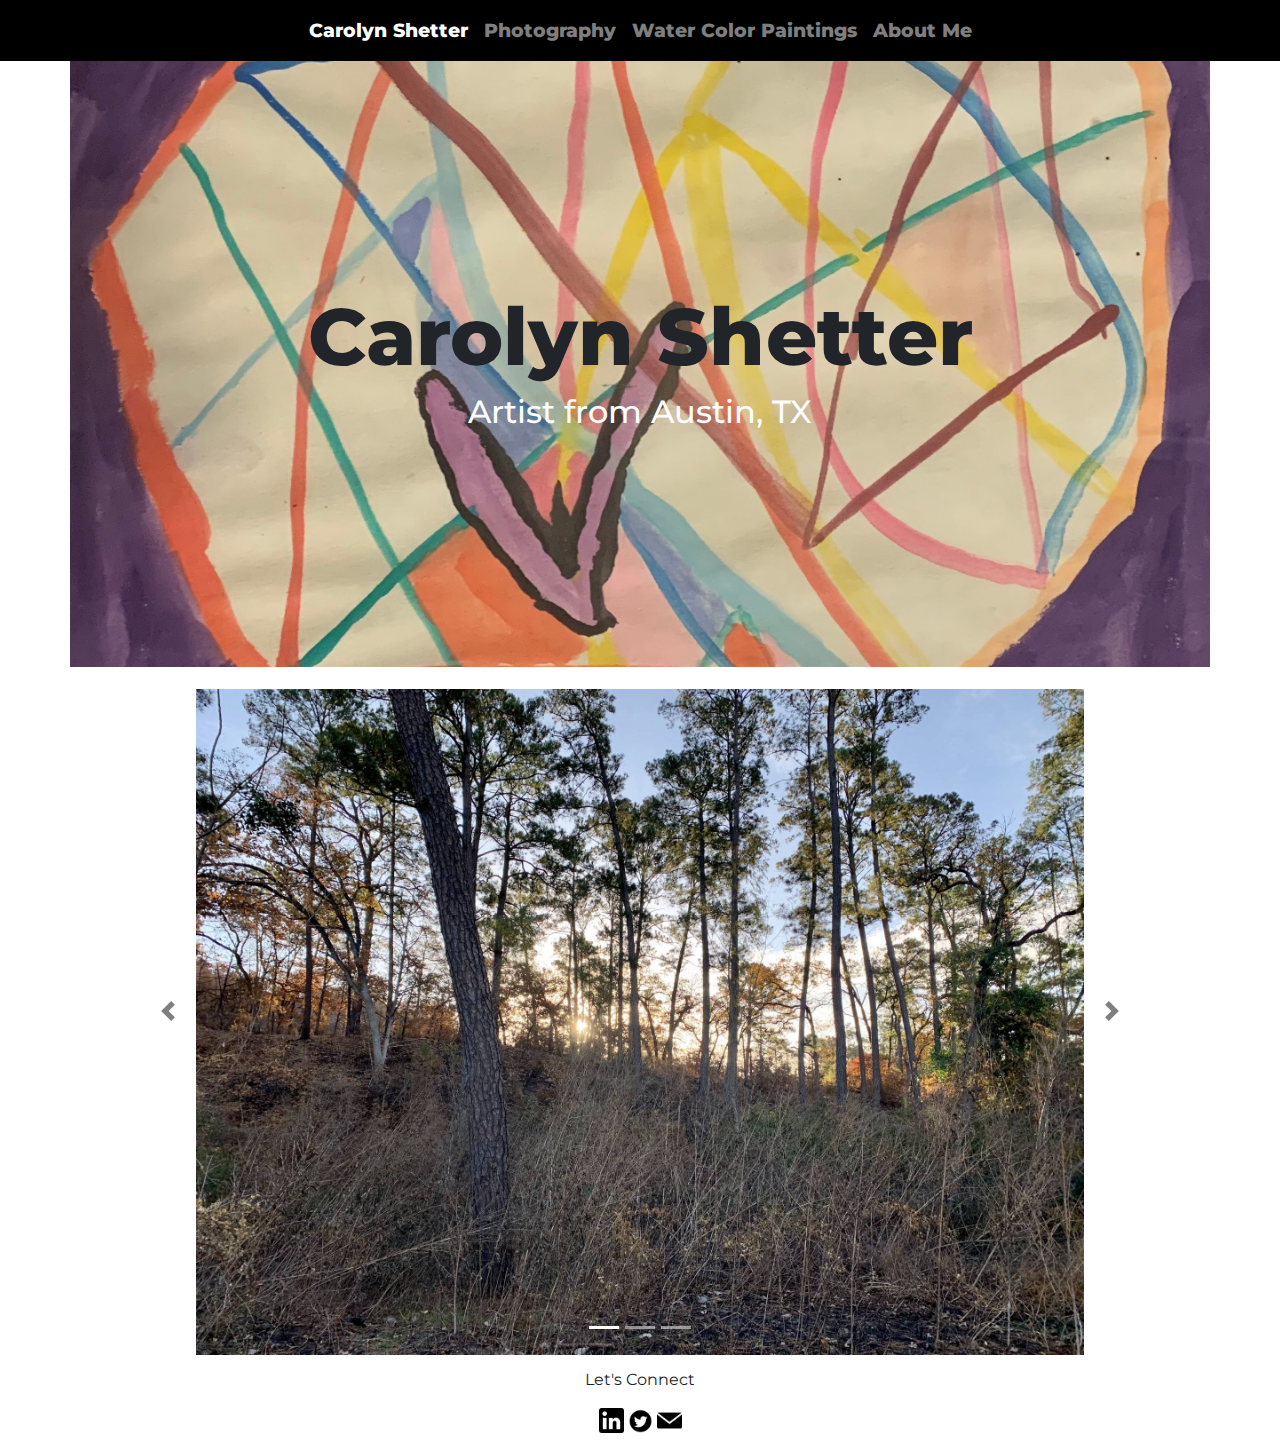
<file: index.html>
<!doctype html>
<html lang="en">
  <head>
    <!-- Required meta tags -->
    <meta charset="utf-8">
    <meta name="viewport" content="width=device-width, initial-scale=1, shrink-to-fit=no">
    <link rel="stylesheet" href="css/style.css">
    <link href="https://fonts.googleapis.com/css2?family=Montserrat:wght@400,800display=swap" rel="stylesheet">
    <link rel="shortcut icon" href="img/icons/favicon.ico" type="image/x-icon">
    <link rel="icon" href="img/icons/favicon.ico" type="image/x-icon">
    <!-- Bootstrap CSS -->
    <link rel="stylesheet" href="https://stackpath.bootstrapcdn.com/bootstrap/4.4.1/css/bootstrap.min.css" integrity="sha384-Vkoo8x4CGsO3+Hhxv8T/Q5PaXtkKtu6ug5TOeNV6gBiFeWPGFN9MuhOf23Q9Ifjh" crossorigin="anonymous">

    <title>Carolyn Shetter - Home</title>
  </head>
  
  <body>
    <header>
  	  <nav class="navbar navbar-expand-lg navbar-dark navlayout">
        <div class="container">
  			  <button class="navbar-toggler" type="button" data-toggle="collapse" data-target="#navbarSupportedContent">
    			  <span class="navbar-toggler-icon"></span>
  			  </button>
  	      <div class="collapse navbar-collapse justify-content-center" id="navbarSupportedContent">
  	        <div class="navbar-nav">
              <a class="nav-item nav-link active" href="index.html">Carolyn Shetter</a>
  	          <a class="nav-item nav-link" href="photography.html">Photography</a>
  	          <a class="nav-item nav-link" href="watercolors.html">Water Color Paintings</a>
  	          <a class="nav-item nav-link" href="about_me.html">About Me</a>
  	        </div>
          </div>
        </div>
      </nav>
    </header>
    
    <main>
      <div class="container">
        <div class="row">
          <div class="col-sm-12 col-lg-12 hero">
            <h1 class="h1hero">Carolyn Shetter</h1>
            <h2 class="h2">Artist from Austin, TX</h2>
          </div>
        </div>
      </div>

      <div class="container">
      <div id="carouselExampleControls" class="carousel slide sectionpadding" data-ride="carousel">
        <ol class="carousel-indicators">
          <li data-target="#carouselExampleIndicators" data-slide-to="0" class="active"></li>
          <li data-target="#carouselExampleIndicators" data-slide-to="1"></li>
          <li data-target="#carouselExampleIndicators" data-slide-to="2"></li>
        </ol>
        <div class="carousel-inner">
          <div class="carousel-item active">
            <img src="img/photography/bastrop.jpg" class="imgwidth" alt="Sunrise in Bastrop State Park">
          </div>
          <div class="carousel-item">
            <img src="img/photography/south1st.jpg" class="imgwidth" alt="Sunrise on south 1st street">
          </div>
          <div class="carousel-item">
            <img src="img/photography/mtbonnell.jpg" class="imgwidth" alt="Sunset at Mount Bonnell">
          </div>
        </div>
        <a class="carousel-control-prev" href="#carouselExampleControls" role="button" data-slide="prev">
          <span class="carousel-control-prev-icon"></span>
          <span class="sr-only">Previous</span>
        </a>
        <a class="carousel-control-next" href="#carouselExampleControls" role="button" data-slide="next">
          <span class="carousel-control-next-icon"></span>
          <span class="sr-only">Next</span>
        </a>
      </div>
      </div>
    </main>

    <footer>
      <p>Let's Connect</p>
      <a href="https://www.linkedin.com/in/carolynrshetter/" target="_blank">
        <img src="img/icons/linkedin.png" height="25" width="25" alt="Linkedin icon">
      </a>
      <a href="https://twitter.com/carolynshetter" target="_blank">
        <img src="img/icons/twitter.webp" height="25" width="25" alt="Twitter icon">
      </a>
      <a href="mailto:shetchem4@gmail.com" target="_blank">
      <img src="img/icons/email.png" height="25" width="25" alt="Email icon">
      </a>
    </footer>

    <!-- Optional JavaScript -->
    <!-- jQuery first, then Popper.js, then Bootstrap JS -->
    <script src="https://code.jquery.com/jquery-3.4.1.slim.min.js" integrity="sha384-J6qa4849blE2+poT4WnyKhv5vZF5SrPo0iEjwBvKU7imGFAV0wwj1yYfoRSJoZ+n" crossorigin="anonymous"></script>
    <script src="https://cdn.jsdelivr.net/npm/popper.js@1.16.0/dist/umd/popper.min.js" integrity="sha384-Q6E9RHvbIyZFJoft+2mJbHaEWldlvI9IOYy5n3zV9zzTtmI3UksdQRVvoxMfooAo" crossorigin="anonymous"></script>
    <script src="https://stackpath.bootstrapcdn.com/bootstrap/4.4.1/js/bootstrap.min.js" integrity="sha384-wfSDF2E50Y2D1uUdj0O3uMBJnjuUD4Ih7YwaYd1iqfktj0Uod8GCExl3Og8ifwB6" crossorigin="anonymous"></script>
  </body>
</html>
</file>
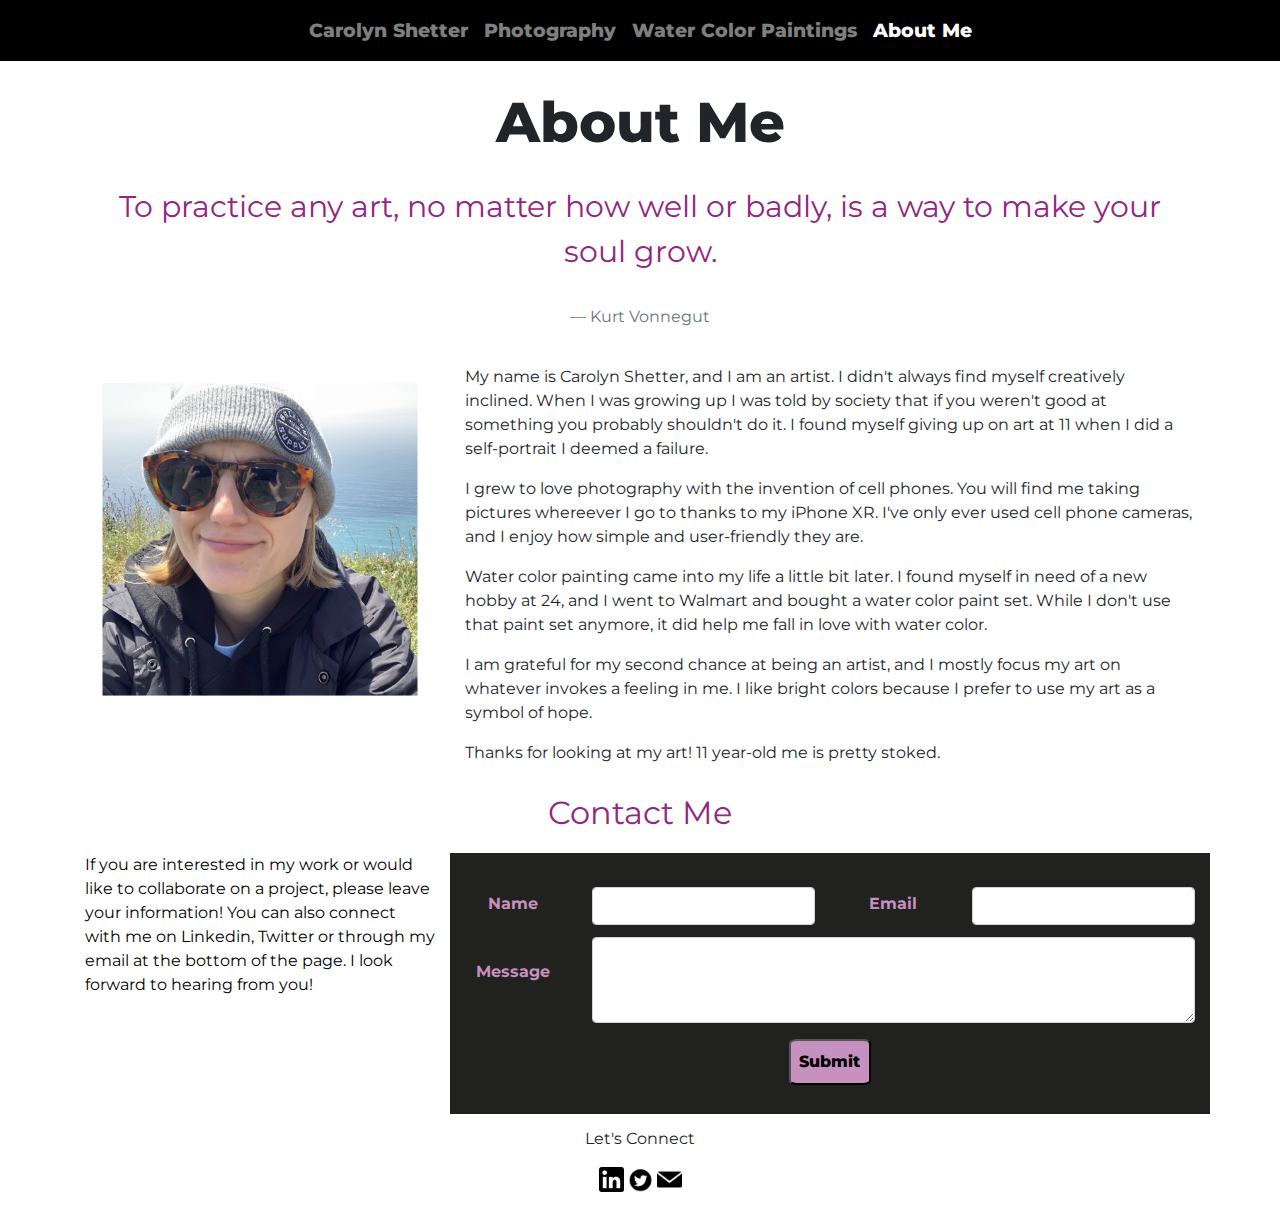
<file: about_me.html>
<!doctype html>
<html lang="en">
  <head>
    <!-- Required meta tags -->
    <meta charset="utf-8">
    <meta name="viewport" content="width=device-width, initial-scale=1, shrink-to-fit=no">
    <link rel="stylesheet" href="css/style.css">
    <link href="https://fonts.googleapis.com/css2?family=Montserrat:wght@400,800&display=swap" rel="stylesheet">
    <link rel="shortcut icon" href="img/icons/favicon.ico" type="image/x-icon">
    <link rel="icon" href="img/icons/favicon.ico" type="image/x-icon">
    <!-- Bootstrap CSS -->
    <link rel="stylesheet" href="https://stackpath.bootstrapcdn.com/bootstrap/4.4.1/css/bootstrap.min.css" integrity="sha384-Vkoo8x4CGsO3+Hhxv8T/Q5PaXtkKtu6ug5TOeNV6gBiFeWPGFN9MuhOf23Q9Ifjh" crossorigin="anonymous">

    <title>Carolyn Shetter - About Me</title>
  </head>
  <body>
    <header>
      <nav class="navbar navbar-expand-lg navbar-dark justify-content-center navlayout">
        <div class="container">
          <button class="navbar-toggler" type="button" data-toggle="collapse" data-target="#navbarSupportedContent">
            <span class="navbar-toggler-icon"></span>
          </button>
          <div class="collapse navbar-collapse justify-content-center" id="navbarSupportedContent">
            <div class="navbar-nav">
              <a class="nav-item nav-link" href="index.html">Carolyn Shetter</a>
              <a class="nav-item nav-link" href="photography.html">Photography</a>
              <a class="nav-item nav-link" href="watercolors.html">Water Color Paintings</a>
              <a class="nav-item nav-link active" href="about_me.html">About Me</a>
            </div>
          </div>
        </div>
      </nav>
    </header>

    <main>
      <section>
        <div class="container">
          <h1 class="h1page">About Me</h1>
          <blockquote class="blockquote">
            <p class="mb-0 quote">To practice any art, no matter how well or badly, is a way to make your soul grow.</p>
            <footer class="blockquote-footer quote">Kurt Vonnegut</footer>
          </blockquote>
        </div>
        <div class="container">
          <div class="row">
            <div class="col-sm-12 col-xl-4">
              <img class="img-fluid img" src="img/photography/cellpic-min.jpg" alt="Selfie of Carolyn on Route 1 in California">
            </div>
            <div class="col-sm-12 col-xl-8 aboutpg">
              <p>My name is Carolyn Shetter, and I am an artist.  I didn't always find myself creatively inclined.  When I was growing up I was told by society that if you weren't good at something you probably shouldn't do it.  I found myself giving up on art at 11 when I did a self-portrait I deemed a failure.</p>
              <p> I grew to love photography with the invention of cell phones.  You will find me taking pictures whereever I go to thanks to my iPhone XR. I've only ever used cell phone cameras, and I enjoy how simple and user-friendly they are.</p>
              <p>Water color painting came into my life a little bit later.  I found myself in need of a new hobby at 24, and I went to Walmart and bought a water color paint set.  While I don't use that paint set anymore, it did help me fall in love with water color.</p>
              <p>I am grateful for my second chance at being an artist, and I mostly focus my art on whatever invokes a feeling in me. I like bright colors because I prefer to use my art as a symbol of hope.</p>
              <p>Thanks for looking at my art! 11 year-old me is pretty stoked.</p>
            </div>
          </div>
        </div>
      </section>
      
      <section>
        <h2 class="h2about">Contact Me</h2>
        <div class="container">
          <div class="row">
            <div class="col-sm-12 col-md-4">
              <p class="pabout">If you are interested in my work or would like to collaborate on a project, please leave your information!
                You can also connect with me on Linkedin, Twitter or through my email at the bottom of the page. I look forward to hearing from you!</p>
            </div>
          <div class="col formlayout">
            <form action="" method="">
              <div class="form-group">
                <div class="row">
                  <div class="col-sm-1 col-md-2 my-auto text-center">
                    <label for="inputName"><strong>Name</strong></label>
                  </div>
                  <div class="col-sm-8 col-md-4">
                    <input type="text" class="form-control" id="inputName">
                  </div>
                  <div class="col-sm-1 col-md-2 my-auto text-center">
                    <label for="inputEmail"><strong>Email</strong></label>
                  </div>
                  <div class="col-sm-8 col-md-4">
                    <input type="email" class="form-control" id="inputEmail">
                  </div>
                </div>
                <div class="row">
                  <div class="col-sm-1 col-md-2 my-auto text-center">
                    <label for="message"><strong>Message</strong></label>
                  </div>
                  <div class="col-sm-11 col-md-10">
                    <textarea class="form-control areamargin" id="message" rows="3"></textarea>
                  </div>
                </div>  
              </div>
              <div class="row justify-content-center bottommargin">
                <div class="col-sm-8 col-md-4 text-center">
                  <button type="submit" class="subbtn">Submit</button>
                </div>
              </div>
            </form>
          </div>
        </div>
      </div>
      </section>  
    </main>

    <footer>
      <p>Let's Connect</p>
      <a href="https://www.linkedin.com/in/carolynrshetter/" target="_blank">
        <img src="img/icons/linkedin.png" height="25" width="25" alt="Linkedin icon">
      </a>
      <a href="https://twitter.com/carolynshetter" target="_blank">
        <img src="img/icons/twitter.webp" height="25" width="25" alt="Twitter icon">
      </a>
      <a href="mailto:shetchem4@gmail.com" target="_blank">
        <img src="img/icons/email.png" height="25" width="25" alt="Email icon">
      </a>
    </footer>

    <!-- Optional JavaScript -->
    <!-- jQuery first, then Popper.js, then Bootstrap JS -->
    <script src="https://code.jquery.com/jquery-3.4.1.slim.min.js" integrity="sha384-J6qa4849blE2+poT4WnyKhv5vZF5SrPo0iEjwBvKU7imGFAV0wwj1yYfoRSJoZ+n" crossorigin="anonymous"></script>
    <script src="https://cdn.jsdelivr.net/npm/popper.js@1.16.0/dist/umd/popper.min.js" integrity="sha384-Q6E9RHvbIyZFJoft+2mJbHaEWldlvI9IOYy5n3zV9zzTtmI3UksdQRVvoxMfooAo" crossorigin="anonymous"></script>
    <script src="https://stackpath.bootstrapcdn.com/bootstrap/4.4.1/js/bootstrap.min.js" integrity="sha384-wfSDF2E50Y2D1uUdj0O3uMBJnjuUD4Ih7YwaYd1iqfktj0Uod8GCExl3Og8ifwB6" crossorigin="anonymous"></script>
  </body>
</html>
</file>
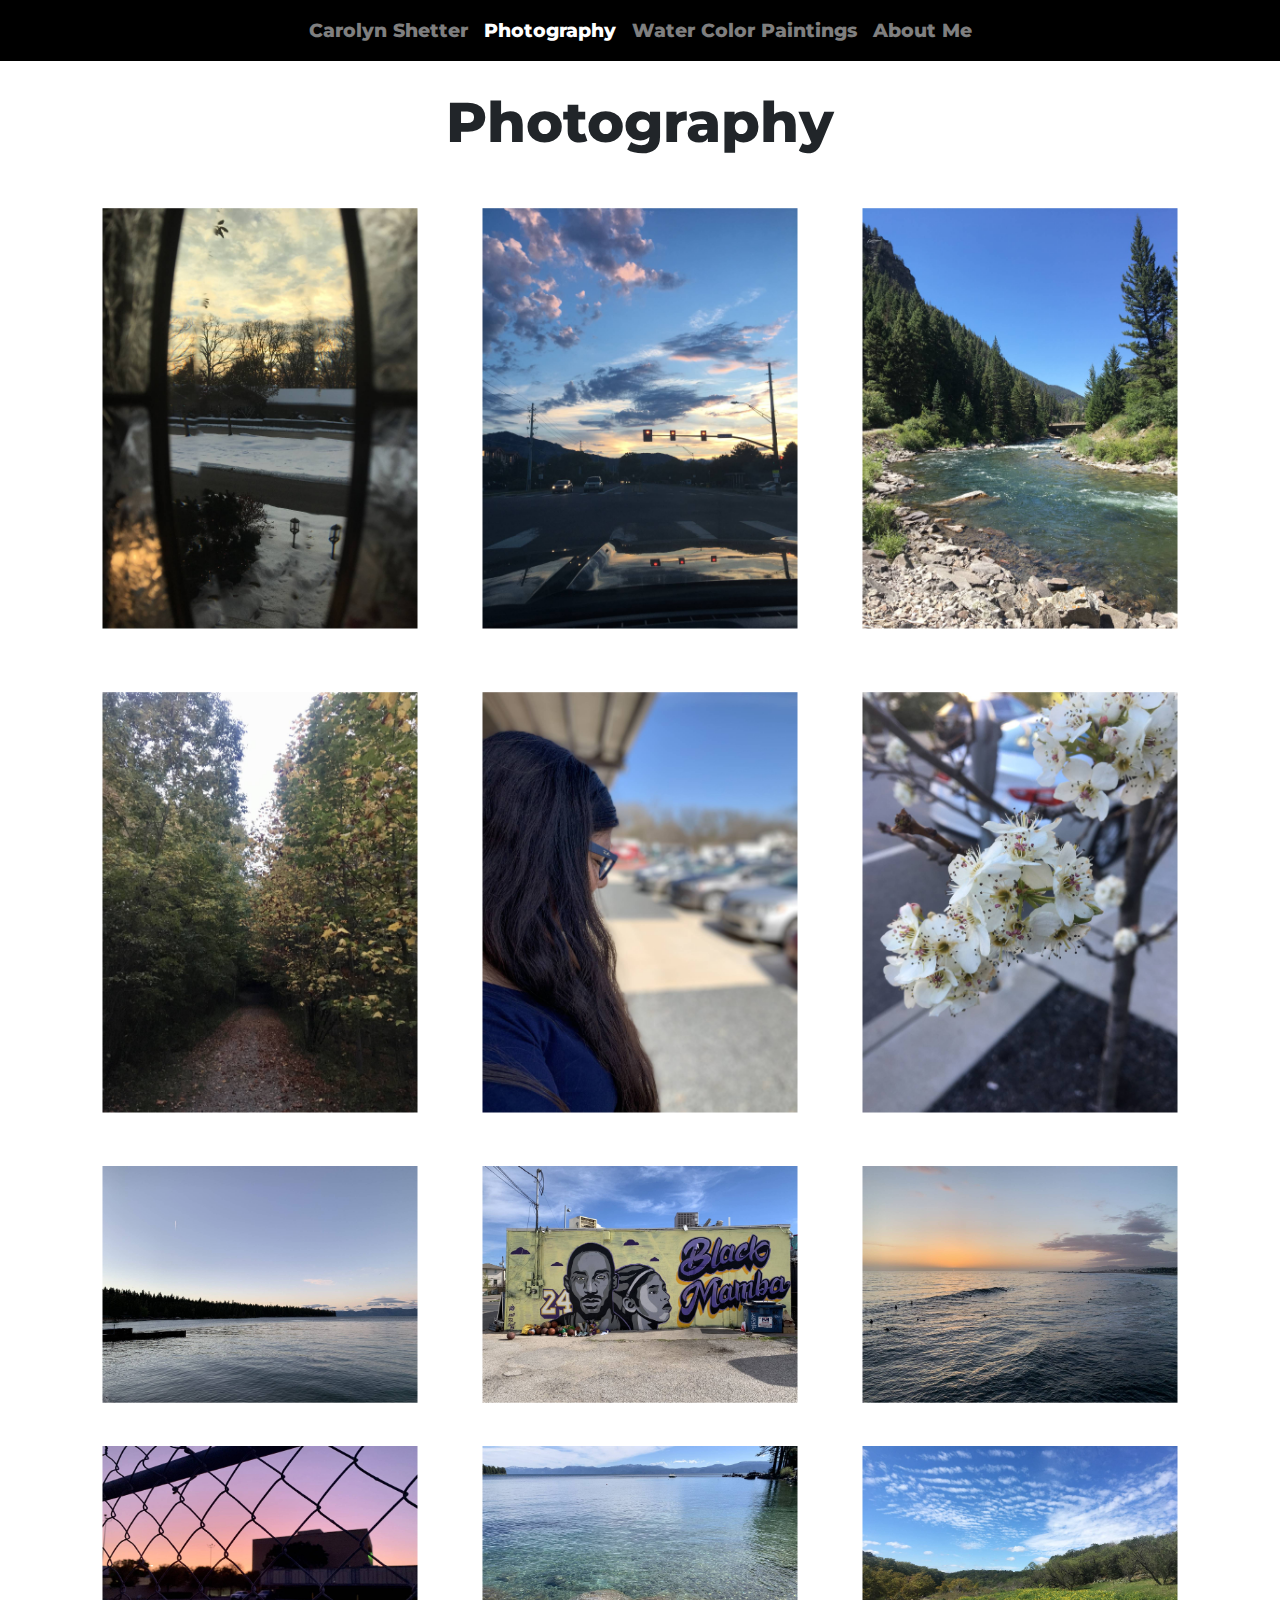
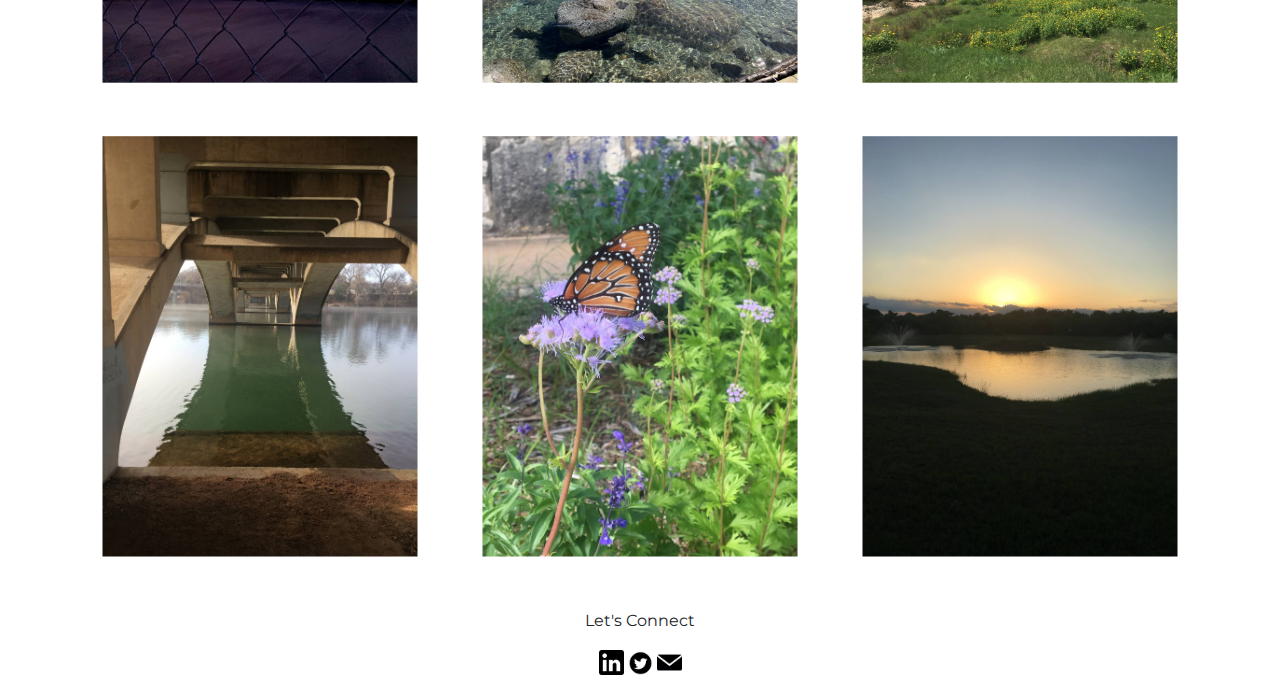
<file: photography.html>
<!doctype html>
<html lang="en">
  <head>
    <!-- Required meta tags -->
    <meta charset="utf-8">
    <meta name="viewport" content="width=device-width, initial-scale=1, shrink-to-fit=no">
    <link rel="stylesheet" href="css/style.css">
    <link href="https://fonts.googleapis.com/css2?family=Montserrat:wght@400,800&display=swap" rel="stylesheet">
    <link rel="shortcut icon" href="img/icons/favicon.ico" type="image/x-icon">
    <link rel="icon" href="img/icons/favicon.ico" type="image/x-icon">
    <!-- Bootstrap CSS -->
    <link rel="stylesheet" href="https://stackpath.bootstrapcdn.com/bootstrap/4.4.1/css/bootstrap.min.css" integrity="sha384-Vkoo8x4CGsO3+Hhxv8T/Q5PaXtkKtu6ug5TOeNV6gBiFeWPGFN9MuhOf23Q9Ifjh" crossorigin="anonymous">

    <title>Carolyn Shetter - Photography</title>
  </head>
  <body>
    <header>
      <nav class="navbar navbar-expand-lg navbar-dark navlayout">
        <div class="container">
          <button class="navbar-toggler" type="button" data-toggle="collapse" data-target="#navbarSupportedContent">
            <span class="navbar-toggler-icon"></span>
          </button>
          <div class="collapse navbar-collapse justify-content-center" id="navbarSupportedContent">
            <div class="navbar-nav">
              <a class="nav-item nav-link" href="index.html">Carolyn Shetter</a>
              <a class="nav-item nav-link active" href="photography.html">Photography</a>
              <a class="nav-item nav-link" href="watercolors.html">Water Color Paintings</a>
              <a class="nav-item nav-link" href="about_me.html">About Me</a>
            </div>
          </div>
        </div>
      </nav>
    </header>

    <main>
      <h1 class="h1page">Photography</h1>
      <div class="container">
        <div class="row">
          <div class="col-sm-12 col-lg-4">
            <img class="img-fluid img" src="img/photography/windowdistort.jpg" alt="Distorted sunset through windowpanes">
          </div>
          <div class="col-sm-12 col-lg-4">
            <img class="img-fluid img" src="img/photography/sunsetco-min.jpg" alt="Sunset in Boulder, Colorado">
          </div>
          <div class="col-sm-12 col-lg-4">
            <img class="img-fluid img" src="img/photography/montana-min.jpg" alt="Lava Lake creek in Montana">
          </div>
        </div>
        <div class="row">
          <div class="col-sm-12 col-lg-4">
            <img class="img-fluid img" src="img/photography/pathwoods-min.jpg" alt="Wooded path in Meadville, PA">
          </div>
          <div class="col-sm-12 col-lg-4">
            <img class="img-fluid img" src="img/photography/portrait-min.jpg" alt="Portrait of a depressed soul">
          </div>
          <div class="col-sm-12 col-lg-4">
            <img class="img-fluid img" src="img/photography/floral-min.jpg" alt="Spring flowers in bloom">
          </div>
        </div>
        <div class="row">
          <div class="col-sm-12 col-lg-4">
            <img class="img-fluid img" src="img/photography/laketahoe-min.jpg" alt="Sunset at Lake Tahoe">
          </div>
          <div class="col-sm-12 col-lg-4">
            <img class="img-fluid img" src="img/photography/mural-min.jpg" alt="Kobe and Gia Bryant Mural in Austin, TX">
          </div>
          <div class="col-sm-12 col-lg-4">
            <img class="img-fluid img" src="img/photography/surf-min.jpg" alt="Oceanside surfers at sunset.">
          </div>
        </div>
        <div class="row ">
          <div class="col-sm-12 col-lg-4">
            <img class="img-fluid img" src="img/photography/skatesunset-min.jpg" alt="Sunset in the city">
          </div>
          <div class="col-sm-12 col-lg-4">
            <img class="img-fluid img" src="img/photography/clearwater-min.jpg" alt="Lake Tahoe bank">
          </div>
          <div class="col-sm-12 col-lg-4">
            <img class="img-fluid img" src="img/photography/bluesky-min.jpg" alt="Blue sky in a field">
          </div>
        </div>
        <div class="row">
          <div class="col-sm-12 col-lg-4">
            <img class="img-fluid img" src="img/photography/bridgereflection-min.jpg" alt="Reflection of bridge on water">
          </div>
          <div class="col-sm-12 col-lg-4">
            <img class="img-fluid img" src="img/photography/butterfly-min.jpg" alt="Monarch butterfly">
          </div>
          <div class="col-sm-12 col-lg-4">
            <img class="img-fluid img" src="img/photography/budasunset-min.jpg" alt="Sunset in the country">
          </div>
        </div>
      </div>
    </main>

    <footer>
      <p>Let's Connect</p>
      <a href="https://www.linkedin.com/in/carolynrshetter/" target="_blank">
        <img src="img/icons/linkedin.png" height="25" width="25" alt="Linkedin icon">
      </a>
      <a href="https://twitter.com/carolynshetter" target="_blank">
        <img src="img/icons/twitter.webp" height="25" width="25" alt="Twitter icon">
      </a>
      <a href="mailto:shetchem4@gmail.com" target="_blank">
        <img src="img/icons/email.png" height="25" width="25" alt="Email icon">
      </a>
    </footer>

    <!-- Optional JavaScript -->
    <!-- jQuery first, then Popper.js, then Bootstrap JS -->
    <script src="https://code.jquery.com/jquery-3.4.1.slim.min.js" integrity="sha384-J6qa4849blE2+poT4WnyKhv5vZF5SrPo0iEjwBvKU7imGFAV0wwj1yYfoRSJoZ+n" crossorigin="anonymous"></script>
    <script src="https://cdn.jsdelivr.net/npm/popper.js@1.16.0/dist/umd/popper.min.js" integrity="sha384-Q6E9RHvbIyZFJoft+2mJbHaEWldlvI9IOYy5n3zV9zzTtmI3UksdQRVvoxMfooAo" crossorigin="anonymous"></script>
    <script src="https://stackpath.bootstrapcdn.com/bootstrap/4.4.1/js/bootstrap.min.js" integrity="sha384-wfSDF2E50Y2D1uUdj0O3uMBJnjuUD4Ih7YwaYd1iqfktj0Uod8GCExl3Og8ifwB6" crossorigin="anonymous"></script>
  </body>
</html>
</file>
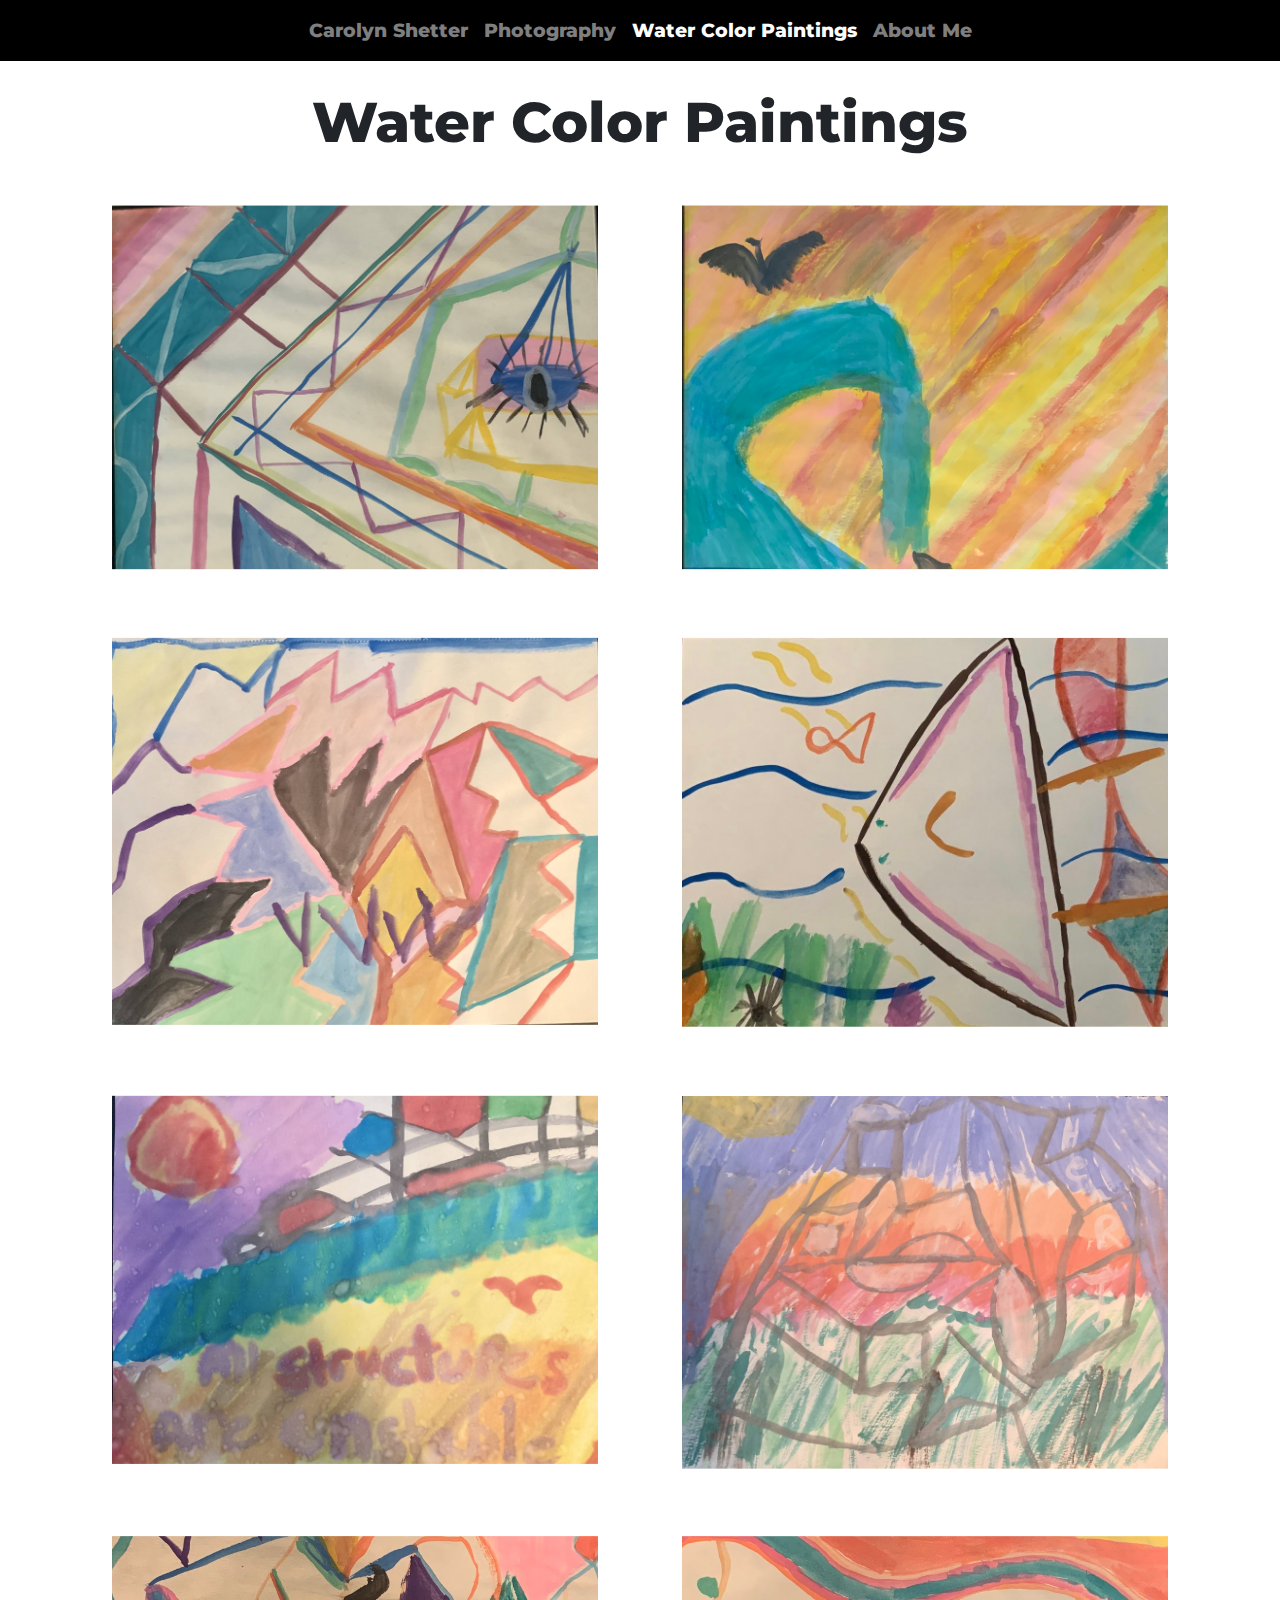
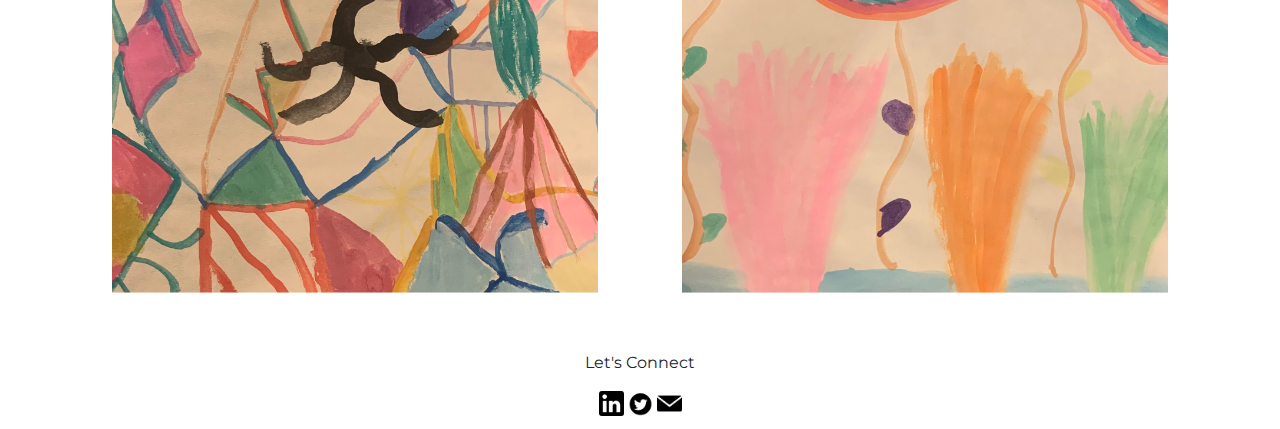
<file: watercolors.html>
<!doctype html>
<html lang="en">
  <head>
    <!-- Required meta tags -->
    <meta charset="utf-8">
    <meta name="viewport" content="width=device-width, initial-scale=1, shrink-to-fit=no">
    <link rel="stylesheet" href="css/style.css">
    <link href="https://fonts.googleapis.com/css2?family=Montserrat:wght@400,800&display=swap" rel="stylesheet">
    <link rel="shortcut icon" href="img/icons/favicon.ico" type="image/x-icon">
    <link rel="icon" href="img/icons/favicon.ico" type="image/x-icon">
    <!-- Bootstrap CSS -->
    <link rel="stylesheet" href="https://stackpath.bootstrapcdn.com/bootstrap/4.4.1/css/bootstrap.min.css" integrity="sha384-Vkoo8x4CGsO3+Hhxv8T/Q5PaXtkKtu6ug5TOeNV6gBiFeWPGFN9MuhOf23Q9Ifjh" crossorigin="anonymous">

    <title>Carolyn Shetter - Watercolors</title>
  </head>
  <body>
    <header>
      <nav class="navbar navbar-expand-lg navbar-dark navlayout">
        <div class="container">
          <button class="navbar-toggler" type="button" data-toggle="collapse" data-target="#navbarSupportedContent">
            <span class="navbar-toggler-icon"></span>
          </button>
          <div class="collapse navbar-collapse justify-content-center" id="navbarSupportedContent">
            <div class="navbar-nav">
              <a class="nav-item nav-link" href="index.html">Carolyn Shetter</a>
              <a class="nav-item nav-link" href="photography.html">Photography</a>
              <a class="nav-item nav-link active" href="watercolors.html">Water Color Paintings</a>
              <a class="nav-item nav-link" href="about_me.html">About Me</a>
            </div>
          </div>
        </div>
      </nav>
    </header>
    <main>
      <h1 class="h1page">Water Color Paintings</h1>
      <div class="container">
        <div class="row">
          <div class="col-sm-12 col-md-6">
            <img class="img-fluid img" src="img/water_colors/thirdeye-min.jpg" alt="Abstract painting">
          </div>
          <div class="col-sm-12 col-md-6">
            <img class="img-fluid img" src="img/water_colors/ocean.jpg" alt="Abstract painting">
          </div>
        </div>
        <div class="row">
          <div class="col-sm-12 col-md-6">
            <img class="img-fluid img" src="img/water_colors/jaggededge-min.jpg" alt="Abstract painting">
          </div>
          <div class="col-sm-12 col-md-6">
            <img class="img-fluid img" src="img/water_colors/sadmanta.JPG" alt="Abstract painting">
          </div>
        </div>
        <div class="row">
          <div class="col-sm-12 col-md-6">
            <img class="img-fluid img" src="img/water_colors/structures-min.jpg" alt="Abstract painting">
          </div>
          <div class="col-sm-12 col-md-6">
            <img class="img-fluid img" src="img/water_colors/susnset-mid.jpg" alt="Abstract painting">
          </div>
        </div>
        <div class="row">
          <div class="col-sm-12 col-md-6">
            <img class="img-fluid img" src="img/water_colors/octopus.jpg" alt="Abstract painting">
          </div>
          <div class="col-sm-12 col-md-6">
            <img class="img-fluid img" src="img/water_colors/underwater.jpg" alt="Abstract painting">
          </div>
        </div>
      </div>
    </main>

    <footer>
      <p>Let's Connect</p>
      <a href="https://www.linkedin.com/in/carolynrshetter/" target="_blank">
        <img src="img/icons/linkedin.png" height="25" width="25" alt="Linkedin icon">
      </a>
      <a href="https://twitter.com/carolynshetter" target="_blank">
        <img src="img/icons/twitter.webp" height="25" width="25" alt="Twitter icon">
      </a>
      <a href="mailto:shetchem4@gmail.com" target="_blank">
        <img src="img/icons/email.png" height="25" width="25" alt="Email icon">
      </a>
    </footer>

    <!-- Optional JavaScript -->
    <!-- jQuery first, then Popper.js, then Bootstrap JS -->
    <script src="https://code.jquery.com/jquery-3.4.1.slim.min.js" integrity="sha384-J6qa4849blE2+poT4WnyKhv5vZF5SrPo0iEjwBvKU7imGFAV0wwj1yYfoRSJoZ+n" crossorigin="anonymous"></script>
    <script src="https://cdn.jsdelivr.net/npm/popper.js@1.16.0/dist/umd/popper.min.js" integrity="sha384-Q6E9RHvbIyZFJoft+2mJbHaEWldlvI9IOYy5n3zV9zzTtmI3UksdQRVvoxMfooAo" crossorigin="anonymous"></script>
    <script src="https://stackpath.bootstrapcdn.com/bootstrap/4.4.1/js/bootstrap.min.js" integrity="sha384-wfSDF2E50Y2D1uUdj0O3uMBJnjuUD4Ih7YwaYd1iqfktj0Uod8GCExl3Og8ifwB6" crossorigin="anonymous"></script>
  </body>
</html>
</file>
<file: css/style.css>
/*********navigation******/	
.navlayout {
	font-family: 'Montserrat', Arial, Helvetica, sans-serif;
	font-weight: 800;
    color: #C690BF !important;
    background-color: #000000;
	font-size: 1.2em;
	text-align: center;
}

.navlayout a:hover {
	text-decoration: underline;
}

.navlayouta:focus {
	border: 1px solid #9b5094;
}

.navlayout a:visited {
	font-family: 'Montserrat', Arial, Helvetica, sans-serif;
	font-weight: 800;
    color: #C690BF !important;
    background-color: #000000;
	font-size: 1.2em;
	text-align: center;
}

/***********typography and color******/
.h1page {
	font-size: 3.5em;
	font-family: 'Montserrat', Arial, Helvetica, sans-serif;
	font-weight: 800;
	text-align: center;
	padding: 28px 0 20px 0;
	filter: none;
}

.h1hero {
	font-size: 5em;
	text-align: center;
	font-family: 'Montserrat', Arial, Helvetica, sans-serif;
	font-weight: 800;
}

.h2 {
	text-align: center;
	font-family: 'Montserrat', Arial, Helvetica, sans-serif;
	font-weight: 400;
	color: rgb(253, 253, 253);
	filter: none;
}

.h2about {
	text-align: center;
	font-family: 'Montserrat', Arial, Helvetica, sans-serif;
	font-weight: 400;
	color: #912781;
	padding: 1% 0;
	display: flex;
	justify-content: center;

}

.pabout {
	font-family: 'Montserrat', Arial, Helvetica, sans-serif;
	font-weight: 400;
	color: #000000;
	line-height: 1.5;
	display: flex;
	justify-content: flex-end;
}

.quote {
	padding-bottom: 20px;
	text-align: center;
	font-size: 1.5em;
	font-family: 'Montserrat', Arial, Helvetica, sans-serif;
	font-weight: 400;
	color: #912781;
}

.aboutpg{
	font-family: 'Montserrat', Arial, Helvetica, sans-serif;
	font-weight: 400;
}

label {
	color:  #C690BF;
	font-family: 'Montserrat', Arial, Helvetica, sans-serif;
	font-weight: 400;
	text-align: center;
	padding-top: 3% !important;
}


footer {
	padding: 1%;
	font-family: 'Montserrat', Arial, Helvetica, sans-serif;
	font-weight: 400;
	text-align: center;
}

/*******buttons*********/
button {
	font-family: 'Montserrat', Arial, Helvetica, sans-serif !important;
	font-weight: 800;
	color: #000000;
	background-color: #C690BF;
	padding: 4%;
	border-radius: 10% !important;
}

.carousel-control-prev-icon {
	background-image: url("data:image/svg+xml;charset=utf8,%3Csvg xmlns='http://www.w3.org/2000/svg' fill='%23000' viewBox='0 0 8 8'%3E%3Cpath d='M5.25 0l-4 4 4 4 1.5-1.5-2.5-2.5 2.5-2.5-1.5-1.5z'/%3E%3C/svg%3E") !important;
}

.carousel-control-next-icon {
	background-image: url("data:image/svg+xml;charset=utf8,%3Csvg xmlns='http://www.w3.org/2000/svg' fill='%23000' viewBox='0 0 8 8'%3E%3Cpath d='M2.75 0l-1.5 1.5 2.5 2.5-2.5 2.5 1.5 1.5 4-4-4-4z'/%3E%3C/svg%3E") !important;
  }  

/*******img styling******/

.hero {
	padding: 20%;
	background-image: url(../img/water_colors/freebird.jpg);
	background-position: center 75%;
	background-size: cover;
	background-repeat: no-repeat;
	background-attachment: local;
}

.img {
	padding-bottom: 5%;
	transform: scale(0.90);
	transition: transform 0.5s, opacity 0.5s;
}

.img:hover {
	transform: scale(1.03);
	opacity: 1;
}

.fillerimg {
	opacity: 0.2;
	padding: 10%;
}

.imgwidth {
	width: 80%;
	height: auto;
	display: block;
	margin-left: auto;
	margin-right: auto;
}

/******page layout****/

.sectionpadding {
	padding-top: 2%;
}

.areamargin {
	margin-top: 2%;
}

.bottommargin {
	margin-bottom: 4%;
}

.formlayout {
	background-color: #212120;
	padding-top: 3%;
}
</file>
